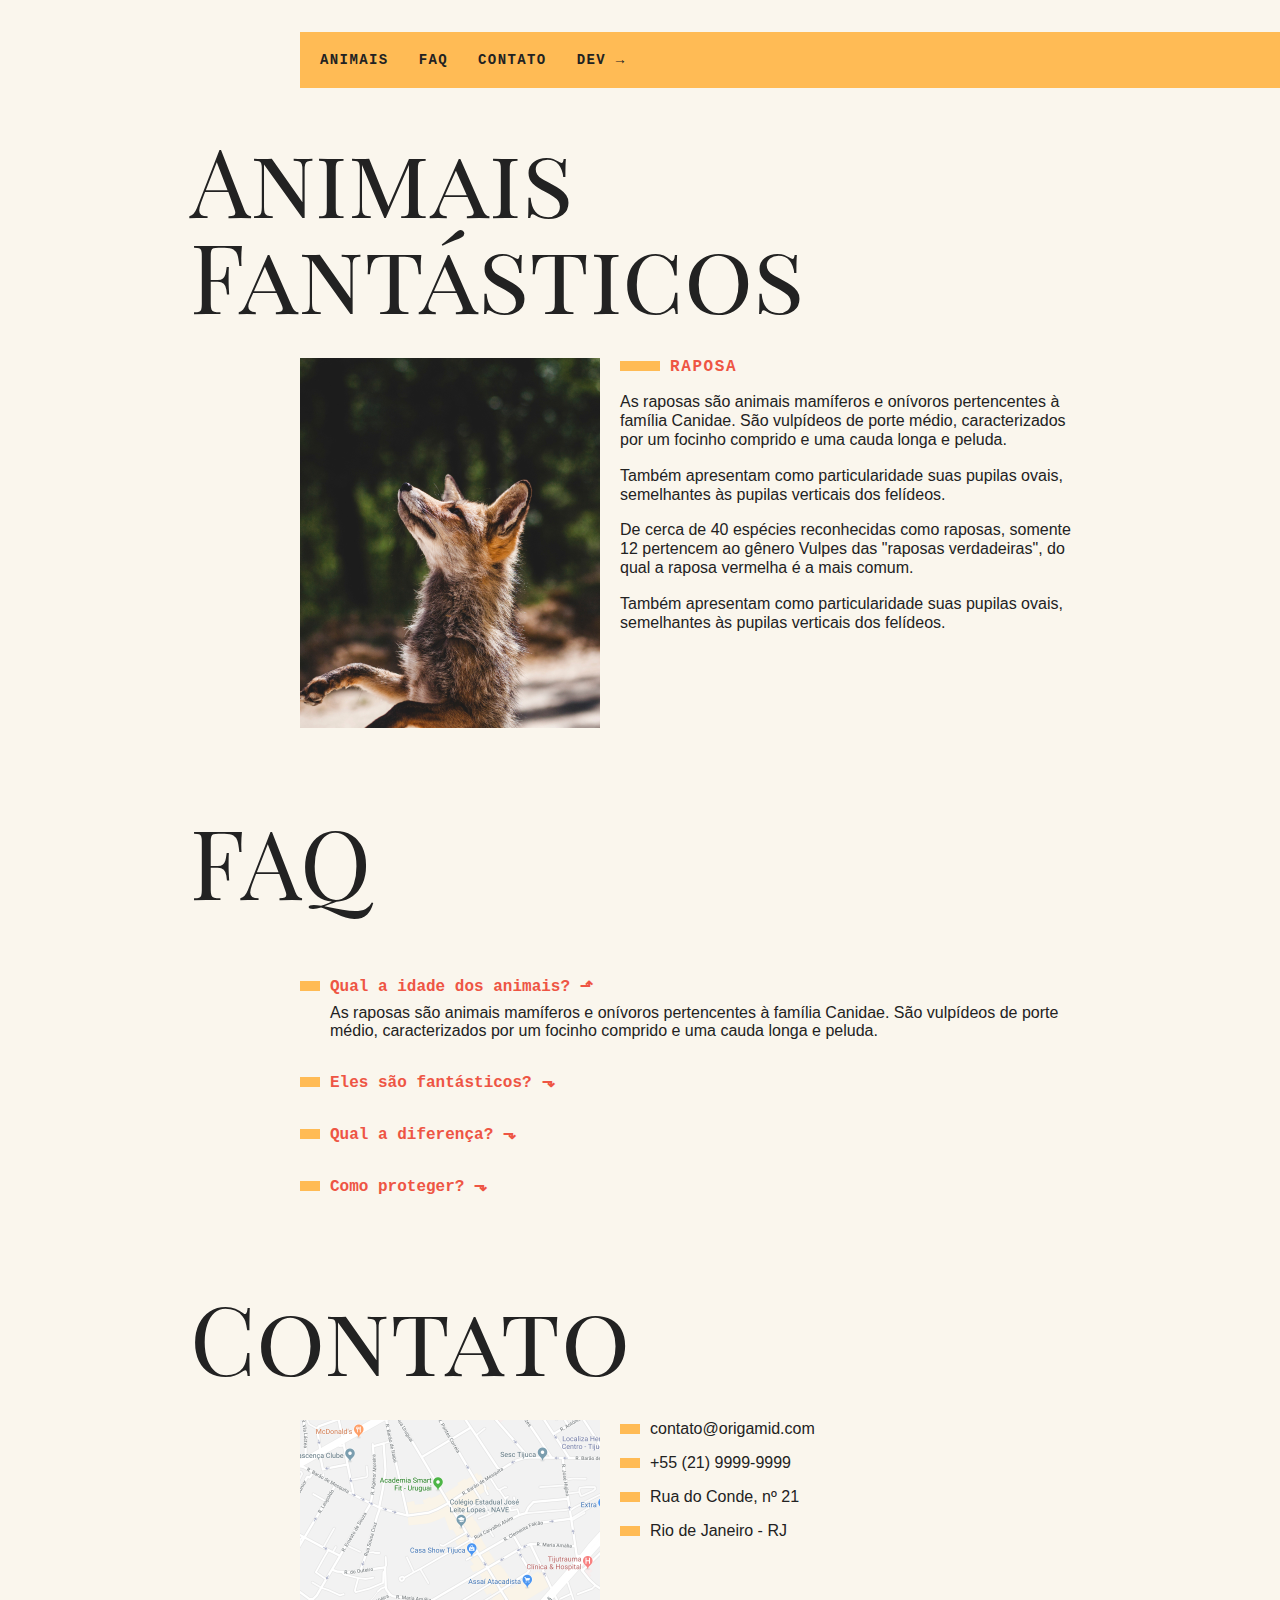
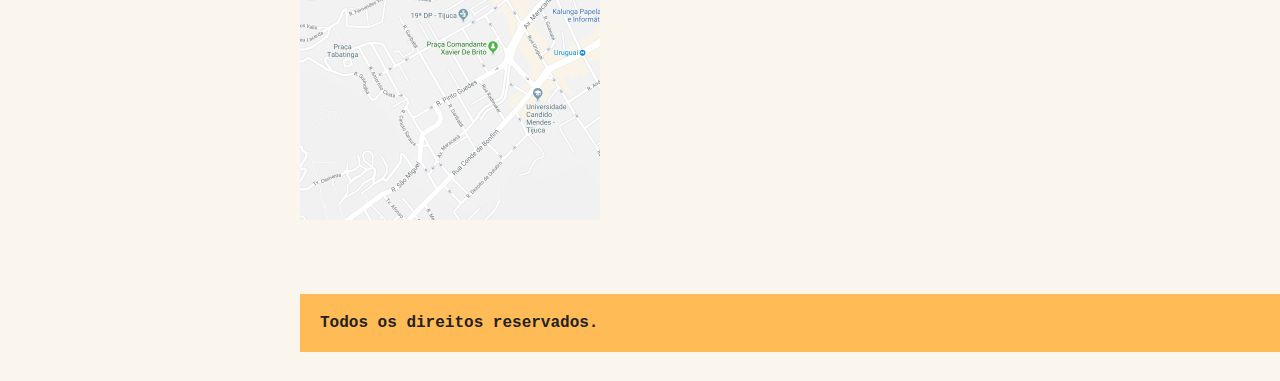
<file: index.html>
<!DOCTYPE html>
<html>
<head>
  <meta charset="utf-8" />
  <meta http-equiv="X-UA-Compatible" content="IE=edge">
  <title>Animais Fantásticos</title>
  <meta name="viewport" content="width=device-width, initial-scale=1">
  <link href="https://fonts.googleapis.com/css?family=Playfair+Display+SC" rel="stylesheet">
  <link rel="stylesheet" type="text/css" href="css/style.css" />
  <script>
    document.documentElement.className = 'js'
  </script>
</head>
<body>
  <nav class="menu">
    <ul>
      <li><a href="#animais">Animais</a></li>
      <li><a href="#faq">Faq</a></li>
      <li><a href="#contato">Contato</a></li>
      <li><a href="https://www.origamid.com/">Dev →</a></li>
    </ul>
  </nav>
  <section class="grid-section animais js.scroll" id="animais">
    <h1 class="titulo">Animais Fantásticos</h1>
    <ul class="animais-lista js-tabmenu">
      <li>
        <img src="img/imagem1.jpg">
      </li>
      <li>
        <img src="img/imagem2.jpg">
      </li>
      <li>
        <img src="img/imagem3.jpg">
      </li>
      <li>
        <img src="img/imagem4.jpg">
      </li>
      <li>
        <img src="img/imagem5.jpg">
      </li>
      <li>
        <img src="img/imagem6.jpg">
      </li>
    </ul>
    <div class="animais-descricao js-tabcontent">
      <section>
        <h2>Raposa</h2>
        <p>As raposas são animais mamíferos e onívoros pertencentes à família Canidae. São vulpídeos de porte médio, caracterizados
          por um focinho comprido e uma cauda longa e peluda.</p>
        <p>Também apresentam como particularidade suas pupilas ovais, semelhantes às pupilas verticais dos felídeos.</p>
        <p>De cerca de 40 espécies reconhecidas como raposas, somente 12 pertencem ao gênero Vulpes das "raposas verdadeiras", do
          qual a raposa vermelha é a mais comum.</p>
        <p>Também apresentam como particularidade suas pupilas ovais, semelhantes às pupilas verticais dos felídeos.</p>
      </section>
      
      <section>
        <h2>Esquilo</h2>
        <p>As raposas são animais mamíferos e onívoros pertencentes à família Canidae. São vulpídeos de porte médio, caracterizados
          por um focinho comprido e uma cauda longa e peluda.</p>
        <p>Também apresentam como particularidade suas pupilas ovais, semelhantes às pupilas verticais dos felídeos.</p>
        <p>De cerca de 40 espécies reconhecidas como raposas, somente 12 pertencem ao gênero Vulpes das "raposas verdadeiras", do
          qual a raposa vermelha é a mais comum.</p>
        <p>Também apresentam como particularidade suas pupilas ovais, semelhantes às pupilas verticais dos felídeos.</p>
      </section>
      <section>
        <h2>Urso</h2>
        <p>As raposas são animais mamíferos e onívoros pertencentes à família Canidae. São vulpídeos de porte médio, caracterizados
          por um focinho comprido e uma cauda longa e peluda.</p>
        <p>Também apresentam como particularidade suas pupilas ovais, semelhantes às pupilas verticais dos felídeos.</p>
        <p>De cerca de 40 espécies reconhecidas como raposas, somente 12 pertencem ao gênero Vulpes das "raposas verdadeiras", do
          qual a raposa vermelha é a mais comum.</p>
        <p>Também apresentam como particularidade suas pupilas ovais, semelhantes às pupilas verticais dos felídeos.</p>
      </section>
      <section>
        <h2>Lobo</h2>
        <p>As raposas são animais mamíferos e onívoros pertencentes à família Canidae. São vulpídeos de porte médio, caracterizados
          por um focinho comprido e uma cauda longa e peluda.</p>
        <p>Também apresentam como particularidade suas pupilas ovais, semelhantes às pupilas verticais dos felídeos.</p>
        <p>De cerca de 40 espécies reconhecidas como raposas, somente 12 pertencem ao gênero Vulpes das "raposas verdadeiras", do
          qual a raposa vermelha é a mais comum.</p>
        <p>Também apresentam como particularidade suas pupilas ovais, semelhantes às pupilas verticais dos felídeos.</p>
      </section>
      <section>
        <h2>Macaco</h2>
        <p>As raposas são animais mamíferos e onívoros pertencentes à família Canidae. São vulpídeos de porte médio, caracterizados
          por um focinho comprido e uma cauda longa e peluda.</p>
        <p>Também apresentam como particularidade suas pupilas ovais, semelhantes às pupilas verticais dos felídeos.</p>
        <p>De cerca de 40 espécies reconhecidas como raposas, somente 12 pertencem ao gênero Vulpes das "raposas verdadeiras", do
          qual a raposa vermelha é a mais comum.</p>
        <p>Também apresentam como particularidade suas pupilas ovais, semelhantes às pupilas verticais dos felídeos.</p>
      </section>
      <section>
        <h2>Leão</h2>
        <p>As raposas são animais mamíferos e onívoros pertencentes à família Canidae. São vulpídeos de porte médio, caracterizados
          por um focinho comprido e uma cauda longa e peluda.</p>
        <p>Também apresentam como particularidade suas pupilas ovais, semelhantes às pupilas verticais dos felídeos.</p>
        <p>De cerca de 40 espécies reconhecidas como raposas, somente 12 pertencem ao gênero Vulpes das "raposas verdadeiras", do
          qual a raposa vermelha é a mais comum.</p>
        <p>Também apresentam como particularidade suas pupilas ovais, semelhantes às pupilas verticais dos felídeos.</p>
      </section>
    </div>
  </section>

  <section class="grid-section faq" id="faq">
    <h1 class="titulo">FAQ</h1>
    <dl class="faq-lista js-accordion">
      <dt>Qual a idade dos animais?</dt>
      <dd>As raposas são animais mamíferos e onívoros pertencentes à família Canidae. São vulpídeos de porte médio, caracterizados por um focinho comprido e uma cauda longa e peluda.</dd>
      <dt>Eles são fantásticos?</dt>
      <dd>Também apresentam como particularidade suas pupilas ovais, semelhantes às pupilas verticais dos felídeos.</dd>
      <dt>Qual a diferença?</dt>
      <dd>As raposas são animais mamíferos e onívoros pertencentes à família Canidae. São vulpídeos de porte médio, caracterizados por um focinho comprido e uma cauda longa e peluda.</dd>
      <dt>Como proteger?</dt>
      <dd>Também apresentam como particularidade suas pupilas ovais, semelhantes às pupilas verticais dos felídeos.</dd>
    </dl>
  </section>

  <section class="grid-section contato" id="contato">
    <h1 class="titulo">Contato</h1>
    <div class="mapa">
      <img src="img/mapa.png">
    </div>
    <ul class="dados">
      <li>contato@origamid.com</li>
      <li>+55 (21) 9999-9999</li>
      <li>Rua do Conde, nº 21</li>
      <li>Rio de Janeiro - RJ</li>
    </ul>
  </section>

  <footer class="copy">
    <p>Todos os direitos reservados.</p>
  </footer>

  <!-- <script src="script.js"></script>   -->
  <!-- <script src="scriptEventos.js"></script> -->
  <!-- <script src="script_TransversingEManipulacao.js"></script> -->
  <!-- <script src="script_navegacaoportags.js"></script> -->
  <!-- <script src="scriptAccordionList.js"></script> -->
  <script src="scriptScrollSuaveLinkInterno.js"></script>
</body>
</html>
</file>
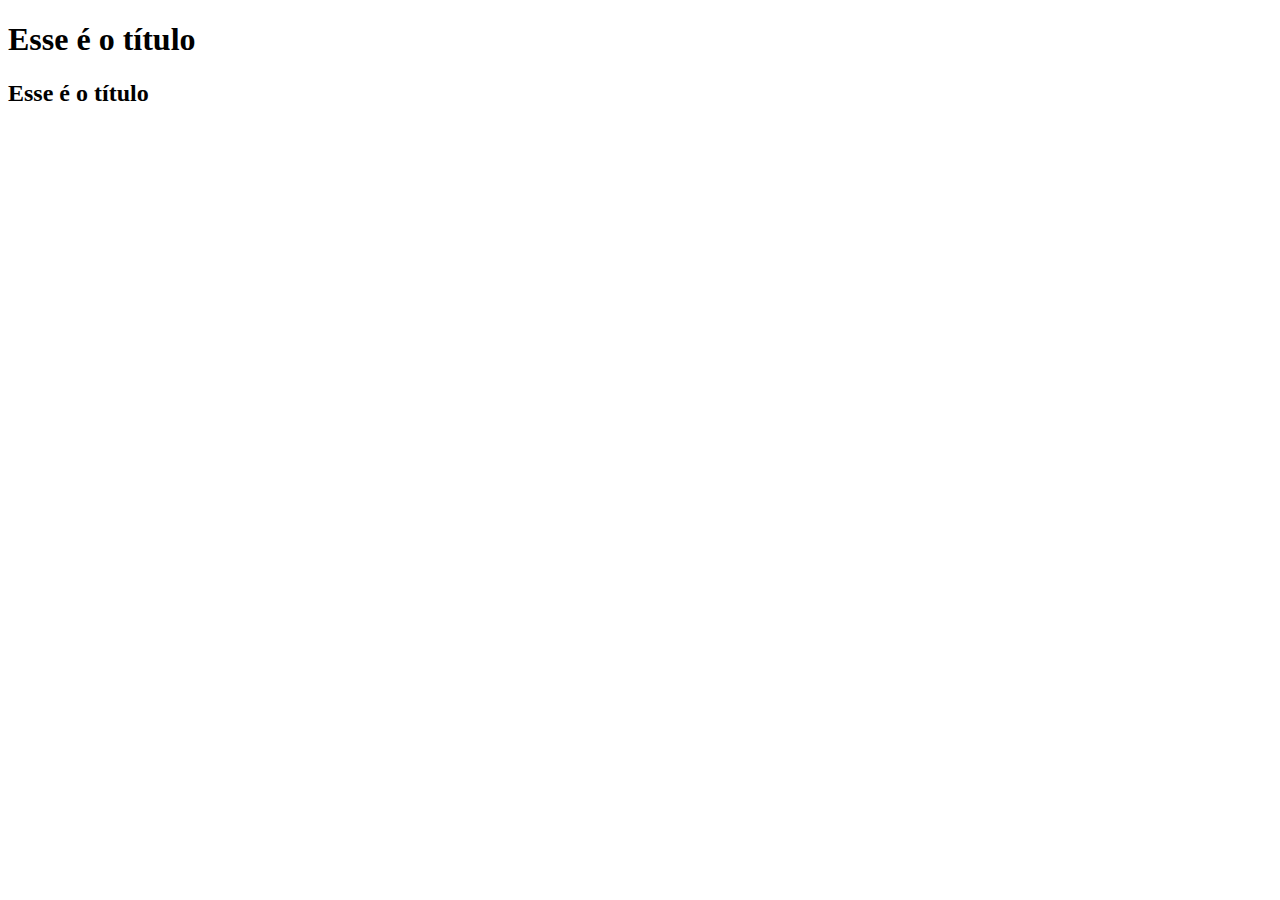
<file: OqueeDOM/index.html>
<!DOCTYPE html>
<html lang="en">
<head>
  <meta charset="UTF-8">
  <meta http-equiv="X-UA-Compatible" content="IE=edge">
  <meta name="viewport" content="width=device-width, initial-scale=1.0">
  <title>O que é o DOM</title>
</head>
<body>
  <h1 class="h1 ativo">Esse é o título</h1>
  <h2 class="h2 ativo">Esse é o título</h2>

  <script src="DOM.js"></script>
</body>
</html>
</file>
<file: css/style.css>
body, h1, h2, ul, li, p, dd, dt, dl {
  margin: 0px;
  padding: 0px;
}

img {
  display: block;
  max-width: 100%;
}

ul {
  list-style: none;
}

body {
  background: #faf6ed;
  color: #222;
  -webkit-font-smoothing: antialiased;
  display: grid;
  grid-template-columns: 1fr 120px minmax(300px, 800px) 1fr;
}

.menu {
  grid-column: 3 / 5;
  margin-top: 2rem;
  margin-bottom: 2rem;
  background: #FB5;
}

.menu ul {
  display: flex;
  flex-wrap: wrap;
  padding: 10px;
}

.menu li a {
  display: block;
  padding: 10px;
  margin-right: 10px;
  color: #222;
  text-decoration: none;
  font-family: 'IBM Plex Mono', monospace;
  font-weight: bold;
  text-transform: uppercase;
  font-size: 0.875rem;
  letter-spacing: .1em;
}

.grid-section {
  grid-column: 2 / 4;
  width: 100%;
  box-sizing: border-box;
  padding: 10px;
  display: grid;
  grid-template-columns: 90px 300px 1fr;
  grid-gap: 20px;
  margin-bottom: 4rem;
}

.titulo {
  font-family: 'Playfair Display SC', georgia;
  font-size: 6rem;
  line-height: 1;
  font-weight: 400;
  margin-bottom: 1rem;
  grid-column: 1 / 4;
}

.animais h2 {
  font-family: 'IBM Plex Mono', monospace;
  font-size: 1rem;
  text-transform: uppercase;
  letter-spacing: .1em;
  margin-bottom: 1rem;
  color: #E54;
}

.animais h2::before {
  content: '';
  display: inline-block;
  width: 40px;
  height: 10px;
  margin-right: 10px;
  background: #FB5;
}

.animais p {
  font-family: Helvetica, Arial;
  line-height: 1.2;
  margin-bottom: 1rem;
}

.animais-lista {
  height: 370px;
  overflow-y: scroll;
  grid-column: 2;
}

.animais-lista li {
  cursor: pointer;
}

.animais-lista::-webkit-scrollbar {
  width: 18px;
}

.animais-lista::-webkit-scrollbar-thumb {
  background: #FB5;
  border-left: 4px solid #faf6ed;
  border-right: 4px solid #faf6ed;
}

.animais-lista::-webkit-scrollbar-track {
  background: #faf6ed;
}

.animais-descricao {
  grid-column: 3;
}

.animais-descricao section {
  margin-bottom: 3rem;
}

.faq-lista {
  grid-column: 2 / 4
}

.faq-lista dt {
  font-family: 'IBM Plex Mono', monospace;
  font-weight: bold;
  margin-top: 2rem;
  margin-bottom: .5rem;
  color: #E54;
}

.faq-lista dt::before {
  content: '';
  display: inline-block;
  width: 20px;
  height: 10px;
  margin-right: 10px;
  background: #FB5;
}

.faq-lista dd {
  font-family: Helvetica, Arial;
  margin-bottom: .5rem;
  margin-left: 30px;
}

.mapa {
  grid-column: 2;
}

.dados {
  grid-column: 3;
}

.dados li {
  margin-bottom: 1rem;
  font-family: Helvetica, Arial;
}

.dados li::before {
  content: '';
  display: inline-block;
  width: 20px;
  height: 10px;
  margin-right: 10px;
  background: #FB5;
}

.copy {
  grid-column: 3/5;
  margin-bottom: 2rem;
  background: #FB5;
}

.copy p {
  padding: 20px;
  font-family: 'IBM Plex Mono', monospace;
  font-weight: bold;
}

@media (max-width: 700px) {
  body {
    grid-template-columns: 1fr;
  }
  .menu, .grid-section, .copy {
    grid-column: 1;
  }
  .grid-section {
    grid-template-columns: 100px 1fr;
    grid-gap: 10px;
  }
  .animais-lista {
    grid-column: 1;
  }
  .faq-lista, .dados, .mapa {
    grid-column: 1 / 3;
  }
  .grid-section h1 {
    font-size: 3rem;
  }
  .menu {
    margin-top: 0px;
  }
  .copy {
    margin-bottom: 0px;
  }
}

.js .js-tabcontent section {
  display: none;
}

.js-tabcontent section.ativo {
  display: block !important;
  animation: show .5s forwards;
}

@keyframes show {
  from {
    opacity: 0;
    transform: translate3d(-30px, 0, 0);
  }
  to {
    opacity: 1;
    transform: translate3d(0, 0, 0);
  }
}

.js .js-accordion dd {
  display: none;
}

.js-accordion dt::after {
  content: '⬎';
  margin-left: 10px;
}

.js-accordion dt.ativo::after {
  content: '⬏';
}

.js-accordion dd.ativo {
  display: block;
  animation: slideDown .5s forwards;
}

@keyframes slideDown {
  from {
    opacity: 0;
    max-height: 0;
  }
  to {
    max-height: 200px;
    opacity: 1;
  }
}

.js .js-scroll {
  opacity: 0;
  transform: translate3d(-30px, 0, 0);
  transition: .3s;
}

.js .js-scroll.ativo {
  opacity: 1;
  transform: translate3d(0, 0, 0);
}
</file>
